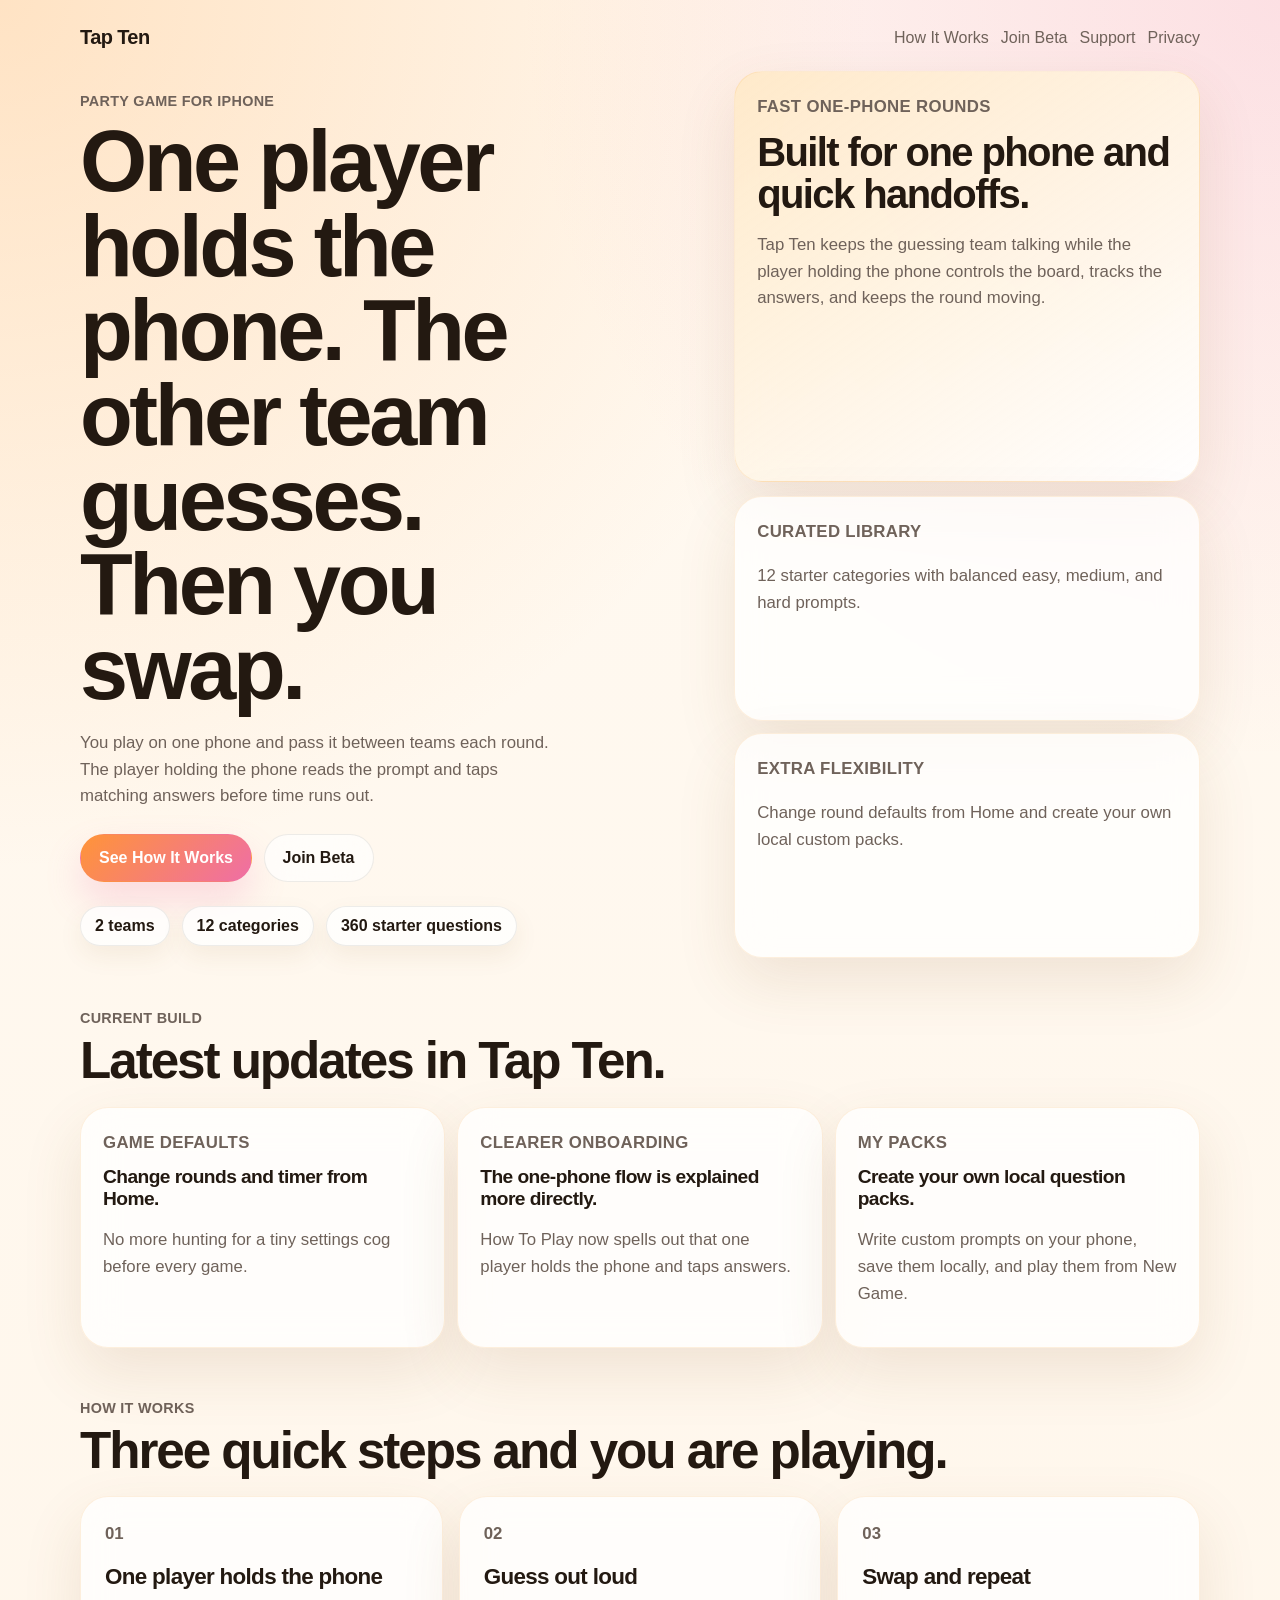
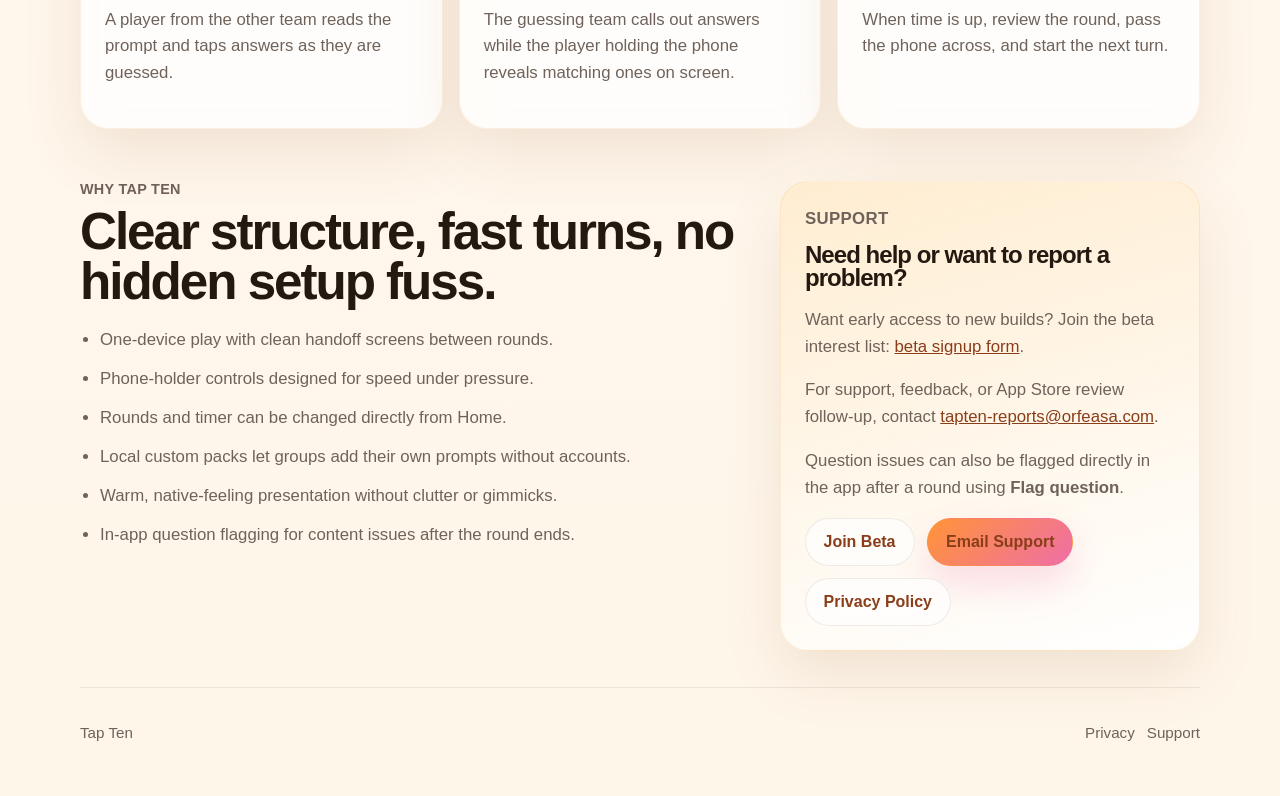
<file: website/index.html>
<!DOCTYPE html>
<html lang="en">
<head>
  <meta charset="utf-8">
  <meta name="viewport" content="width=device-width, initial-scale=1">
  <meta name="description" content="Tap Ten is a fast iPhone party game played on one phone. One player holds the phone, the other team guesses, and you swap each round.">
  <meta name="theme-color" content="#fff7ed">
  <title>Tap Ten</title>
  <link rel="stylesheet" href="./styles.css">
</head>
<body>
  <div class="page-shell">
    <header class="site-header">
      <a class="brand" href="./index.html">Tap Ten</a>
      <nav class="site-nav" aria-label="Primary">
        <a href="#how-it-works">How It Works</a>
        <a href="https://forms.gle/JXDdCiuAr5i2D1iy5" target="_blank" rel="noreferrer">Join Beta</a>
        <a href="#support">Support</a>
        <a href="./privacy.html">Privacy</a>
      </nav>
    </header>

    <main>
      <section class="hero">
        <div class="hero-copy">
          <p class="kicker">Party game for iPhone</p>
          <h1>One player holds the phone. The other team guesses. Then you swap.</h1>
          <p class="hero-body">
            You play on one phone and pass it between teams each round. The player holding
            the phone reads the prompt and taps matching answers before time runs out.
          </p>
          <div class="hero-actions">
            <a class="button button-primary" href="#how-it-works">See How It Works</a>
            <a class="button button-secondary" href="https://forms.gle/JXDdCiuAr5i2D1iy5" target="_blank" rel="noreferrer">Join Beta</a>
          </div>
          <ul class="stat-row" aria-label="Tap Ten highlights">
            <li>2 teams</li>
            <li>12 categories</li>
            <li>360 starter questions</li>
          </ul>
        </div>

        <aside class="hero-panel" aria-label="Game summary">
          <div class="panel-card panel-wash">
            <p class="panel-label">Fast one-phone rounds</p>
            <h2>Built for one phone and quick handoffs.</h2>
            <p>
              Tap Ten keeps the guessing team talking while the player holding the phone
              controls the board, tracks the answers, and keeps the round moving.
            </p>
          </div>

          <div class="panel-grid">
            <article class="panel-card">
              <p class="panel-label">Curated library</p>
              <p>12 starter categories with balanced easy, medium, and hard prompts.</p>
            </article>
            <article class="panel-card">
              <p class="panel-label">Extra flexibility</p>
              <p>Change round defaults from Home and create your own local custom packs.</p>
            </article>
          </div>
        </aside>
      </section>

      <section class="section">
        <div class="section-heading">
          <p class="section-kicker">Current Build</p>
          <h2>Latest updates in Tap Ten.</h2>
        </div>
        <div class="panel-grid panel-grid-three">
          <article class="panel-card">
            <p class="panel-label">Game defaults</p>
            <h3>Change rounds and timer from Home.</h3>
            <p>No more hunting for a tiny settings cog before every game.</p>
          </article>
          <article class="panel-card">
            <p class="panel-label">Clearer onboarding</p>
            <h3>The one-phone flow is explained more directly.</h3>
            <p>How To Play now spells out that one player holds the phone and taps answers.</p>
          </article>
          <article class="panel-card">
            <p class="panel-label">My Packs</p>
            <h3>Create your own local question packs.</h3>
            <p>Write custom prompts on your phone, save them locally, and play them from New Game.</p>
          </article>
        </div>
      </section>

      <section class="section" id="how-it-works">
        <div class="section-heading">
          <p class="section-kicker">How it works</p>
          <h2>Three quick steps and you are playing.</h2>
        </div>
        <div class="steps">
          <article class="step-card">
            <p class="step-index">01</p>
            <h3>One player holds the phone</h3>
            <p>A player from the other team reads the prompt and taps answers as they are guessed.</p>
          </article>
          <article class="step-card">
            <p class="step-index">02</p>
            <h3>Guess out loud</h3>
            <p>The guessing team calls out answers while the player holding the phone reveals matching ones on screen.</p>
          </article>
          <article class="step-card">
            <p class="step-index">03</p>
            <h3>Swap and repeat</h3>
            <p>When time is up, review the round, pass the phone across, and start the next turn.</p>
          </article>
        </div>
      </section>

      <section class="section section-split">
        <div>
          <div class="section-heading">
            <p class="section-kicker">Why Tap Ten</p>
            <h2>Clear structure, fast turns, no hidden setup fuss.</h2>
          </div>
          <ul class="feature-list">
            <li>One-device play with clean handoff screens between rounds.</li>
            <li>Phone-holder controls designed for speed under pressure.</li>
            <li>Rounds and timer can be changed directly from Home.</li>
            <li>Local custom packs let groups add their own prompts without accounts.</li>
            <li>Warm, native-feeling presentation without clutter or gimmicks.</li>
            <li>In-app question flagging for content issues after the round ends.</li>
          </ul>
        </div>

        <div class="support-card" id="support">
          <p class="section-kicker">Support</p>
          <h2>Need help or want to report a problem?</h2>
          <p>
            Want early access to new builds? Join the beta interest list:
            <a href="https://forms.gle/JXDdCiuAr5i2D1iy5" target="_blank" rel="noreferrer">beta signup form</a>.
          </p>
          <p>
            For support, feedback, or App Store review follow-up, contact
            <a href="mailto:tapten-reports@orfeasa.com">tapten-reports@orfeasa.com</a>.
          </p>
          <p>
            Question issues can also be flagged directly in the app after a round using
            <strong>Flag question</strong>.
          </p>
          <div class="support-actions">
            <a class="button button-secondary" href="https://forms.gle/JXDdCiuAr5i2D1iy5" target="_blank" rel="noreferrer">Join Beta</a>
            <a class="button button-primary" href="mailto:tapten-reports@orfeasa.com">Email Support</a>
            <a class="button button-secondary" href="./privacy.html">Privacy Policy</a>
          </div>
        </div>
      </section>
    </main>

    <footer class="site-footer">
      <p>Tap Ten</p>
      <div class="footer-links">
        <a href="./privacy.html">Privacy</a>
        <a href="mailto:tapten-reports@orfeasa.com">Support</a>
      </div>
    </footer>
  </div>
</body>
</html>
</file>
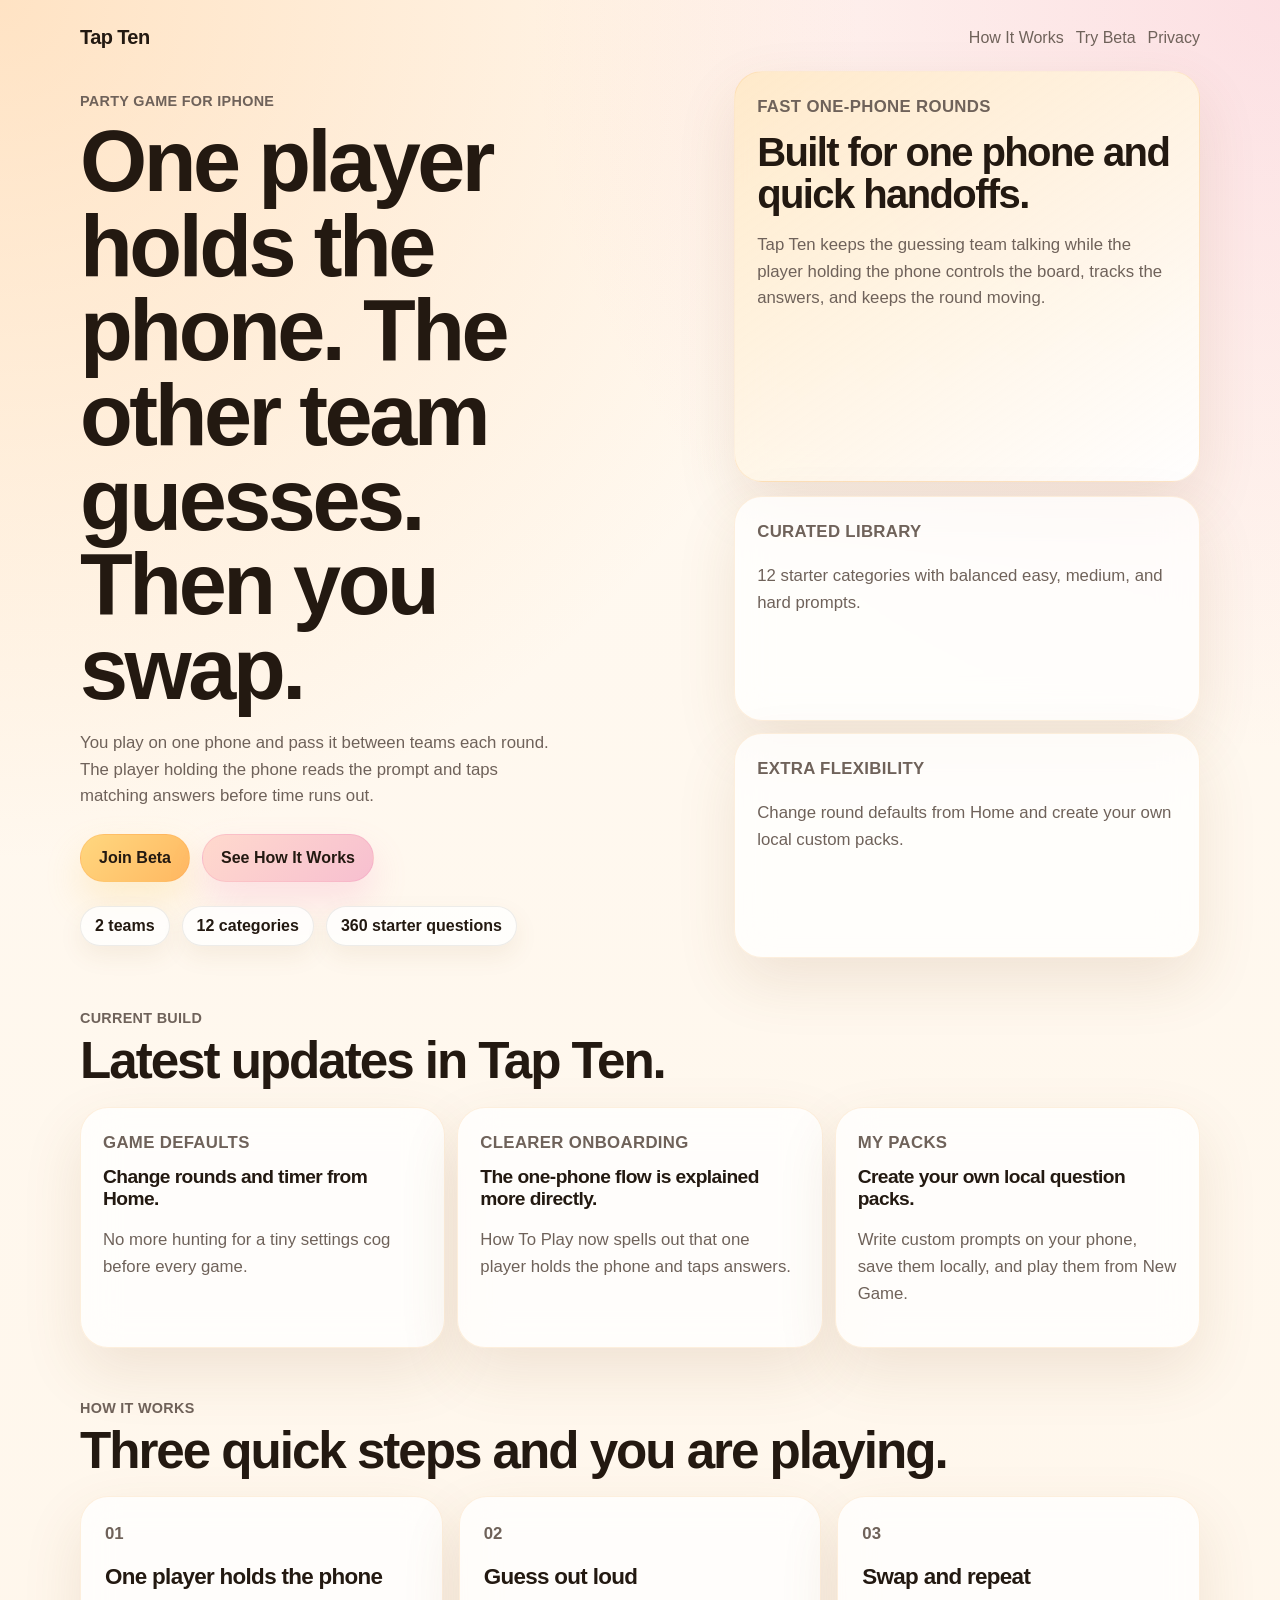
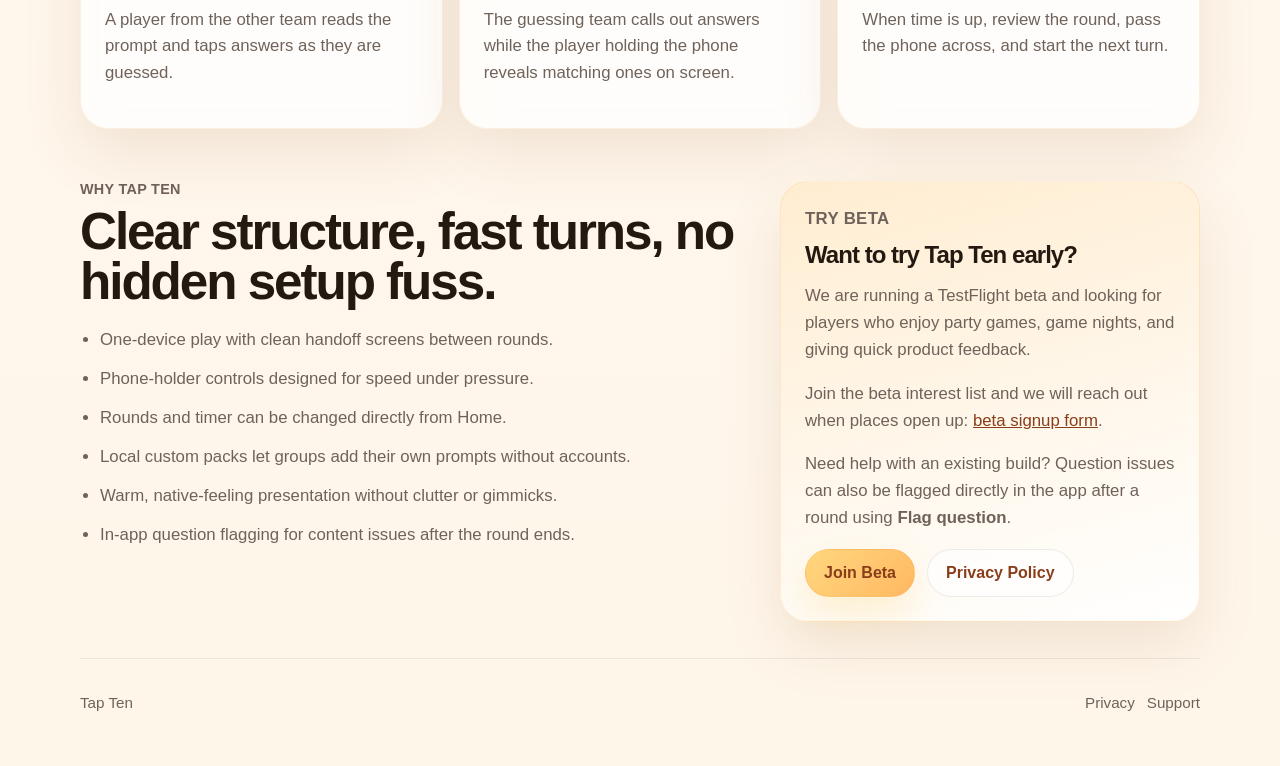
<file: website/public/index.html>
<!DOCTYPE html>
<html lang="en">
<head>
  <meta charset="utf-8">
  <meta name="viewport" content="width=device-width, initial-scale=1">
  <meta name="description" content="Tap Ten is a fast iPhone party game played on one phone. One player holds the phone, the other team guesses, and you swap each round.">
  <meta name="theme-color" content="#fff7ed">
  <title>Tap Ten</title>
  <link rel="icon" type="image/svg+xml" sizes="any" href="./favicon.svg">
  <link rel="shortcut icon" href="./favicon.svg">
  <link rel="stylesheet" href="./styles.css">
</head>
<body>
  <div class="page-shell">
    <header class="site-header">
      <a class="brand" href="./index.html">Tap Ten</a>
      <nav class="site-nav" aria-label="Primary">
        <a href="#how-it-works">How It Works</a>
        <a href="#try-beta">Try Beta</a>
        <a href="./privacy.html">Privacy</a>
      </nav>
    </header>

    <main>
      <section class="hero">
        <div class="hero-copy">
          <p class="kicker">Party game for iPhone</p>
          <h1>One player holds the phone. The other team guesses. Then you swap.</h1>
          <p class="hero-body">
            You play on one phone and pass it between teams each round. The player holding
            the phone reads the prompt and taps matching answers before time runs out.
          </p>
          <div class="hero-actions">
            <a class="button button-join-beta" href="https://forms.gle/JXDdCiuAr5i2D1iy5" target="_blank" rel="noreferrer">Join Beta</a>
            <a class="button button-how-it-works" href="#how-it-works">See How It Works</a>
          </div>
          <ul class="stat-row" aria-label="Tap Ten highlights">
            <li>2 teams</li>
            <li>12 categories</li>
            <li>360 starter questions</li>
          </ul>
        </div>

        <aside class="hero-panel" aria-label="Game summary">
          <div class="panel-card panel-wash">
            <p class="panel-label">Fast one-phone rounds</p>
            <h2>Built for one phone and quick handoffs.</h2>
            <p>
              Tap Ten keeps the guessing team talking while the player holding the phone
              controls the board, tracks the answers, and keeps the round moving.
            </p>
          </div>

          <div class="panel-grid">
            <article class="panel-card">
              <p class="panel-label">Curated library</p>
              <p>12 starter categories with balanced easy, medium, and hard prompts.</p>
            </article>
            <article class="panel-card">
              <p class="panel-label">Extra flexibility</p>
              <p>Change round defaults from Home and create your own local custom packs.</p>
            </article>
          </div>
        </aside>
      </section>

      <section class="section">
        <div class="section-heading">
          <p class="section-kicker">Current Build</p>
          <h2>Latest updates in Tap Ten.</h2>
        </div>
        <div class="panel-grid panel-grid-three">
          <article class="panel-card">
            <p class="panel-label">Game defaults</p>
            <h3>Change rounds and timer from Home.</h3>
            <p>No more hunting for a tiny settings cog before every game.</p>
          </article>
          <article class="panel-card">
            <p class="panel-label">Clearer onboarding</p>
            <h3>The one-phone flow is explained more directly.</h3>
            <p>How To Play now spells out that one player holds the phone and taps answers.</p>
          </article>
          <article class="panel-card">
            <p class="panel-label">My Packs</p>
            <h3>Create your own local question packs.</h3>
            <p>Write custom prompts on your phone, save them locally, and play them from New Game.</p>
          </article>
        </div>
      </section>

      <section class="section" id="how-it-works">
        <div class="section-heading">
          <p class="section-kicker">How it works</p>
          <h2>Three quick steps and you are playing.</h2>
        </div>
        <div class="steps">
          <article class="step-card">
            <p class="step-index">01</p>
            <h3>One player holds the phone</h3>
            <p>A player from the other team reads the prompt and taps answers as they are guessed.</p>
          </article>
          <article class="step-card">
            <p class="step-index">02</p>
            <h3>Guess out loud</h3>
            <p>The guessing team calls out answers while the player holding the phone reveals matching ones on screen.</p>
          </article>
          <article class="step-card">
            <p class="step-index">03</p>
            <h3>Swap and repeat</h3>
            <p>When time is up, review the round, pass the phone across, and start the next turn.</p>
          </article>
        </div>
      </section>

      <section class="section section-split">
        <div>
          <div class="section-heading">
            <p class="section-kicker">Why Tap Ten</p>
            <h2>Clear structure, fast turns, no hidden setup fuss.</h2>
          </div>
          <ul class="feature-list">
            <li>One-device play with clean handoff screens between rounds.</li>
            <li>Phone-holder controls designed for speed under pressure.</li>
            <li>Rounds and timer can be changed directly from Home.</li>
            <li>Local custom packs let groups add their own prompts without accounts.</li>
            <li>Warm, native-feeling presentation without clutter or gimmicks.</li>
            <li>In-app question flagging for content issues after the round ends.</li>
          </ul>
        </div>

        <div class="support-card" id="try-beta">
          <p class="section-kicker">Try Beta</p>
          <h2>Want to try Tap Ten early?</h2>
          <p>
            We are running a TestFlight beta and looking for players who enjoy party games,
            game nights, and giving quick product feedback.
          </p>
          <p>
            Join the beta interest list and we will reach out when places open up:
            <a href="https://forms.gle/JXDdCiuAr5i2D1iy5" target="_blank" rel="noreferrer">beta signup form</a>.
          </p>
          <p>
            Need help with an existing build? Question issues can also be flagged directly in the
            app after a round using <strong>Flag question</strong>.
          </p>
          <div class="support-actions">
            <a class="button button-join-beta" href="https://forms.gle/JXDdCiuAr5i2D1iy5" target="_blank" rel="noreferrer">Join Beta</a>
            <a class="button button-secondary" href="./privacy.html">Privacy Policy</a>
          </div>
        </div>
      </section>
    </main>

    <footer class="site-footer">
      <p>Tap Ten</p>
      <div class="footer-links">
        <a href="./privacy.html">Privacy</a>
        <a href="#try-beta">Support</a>
      </div>
    </footer>
  </div>
</body>
</html>
</file>
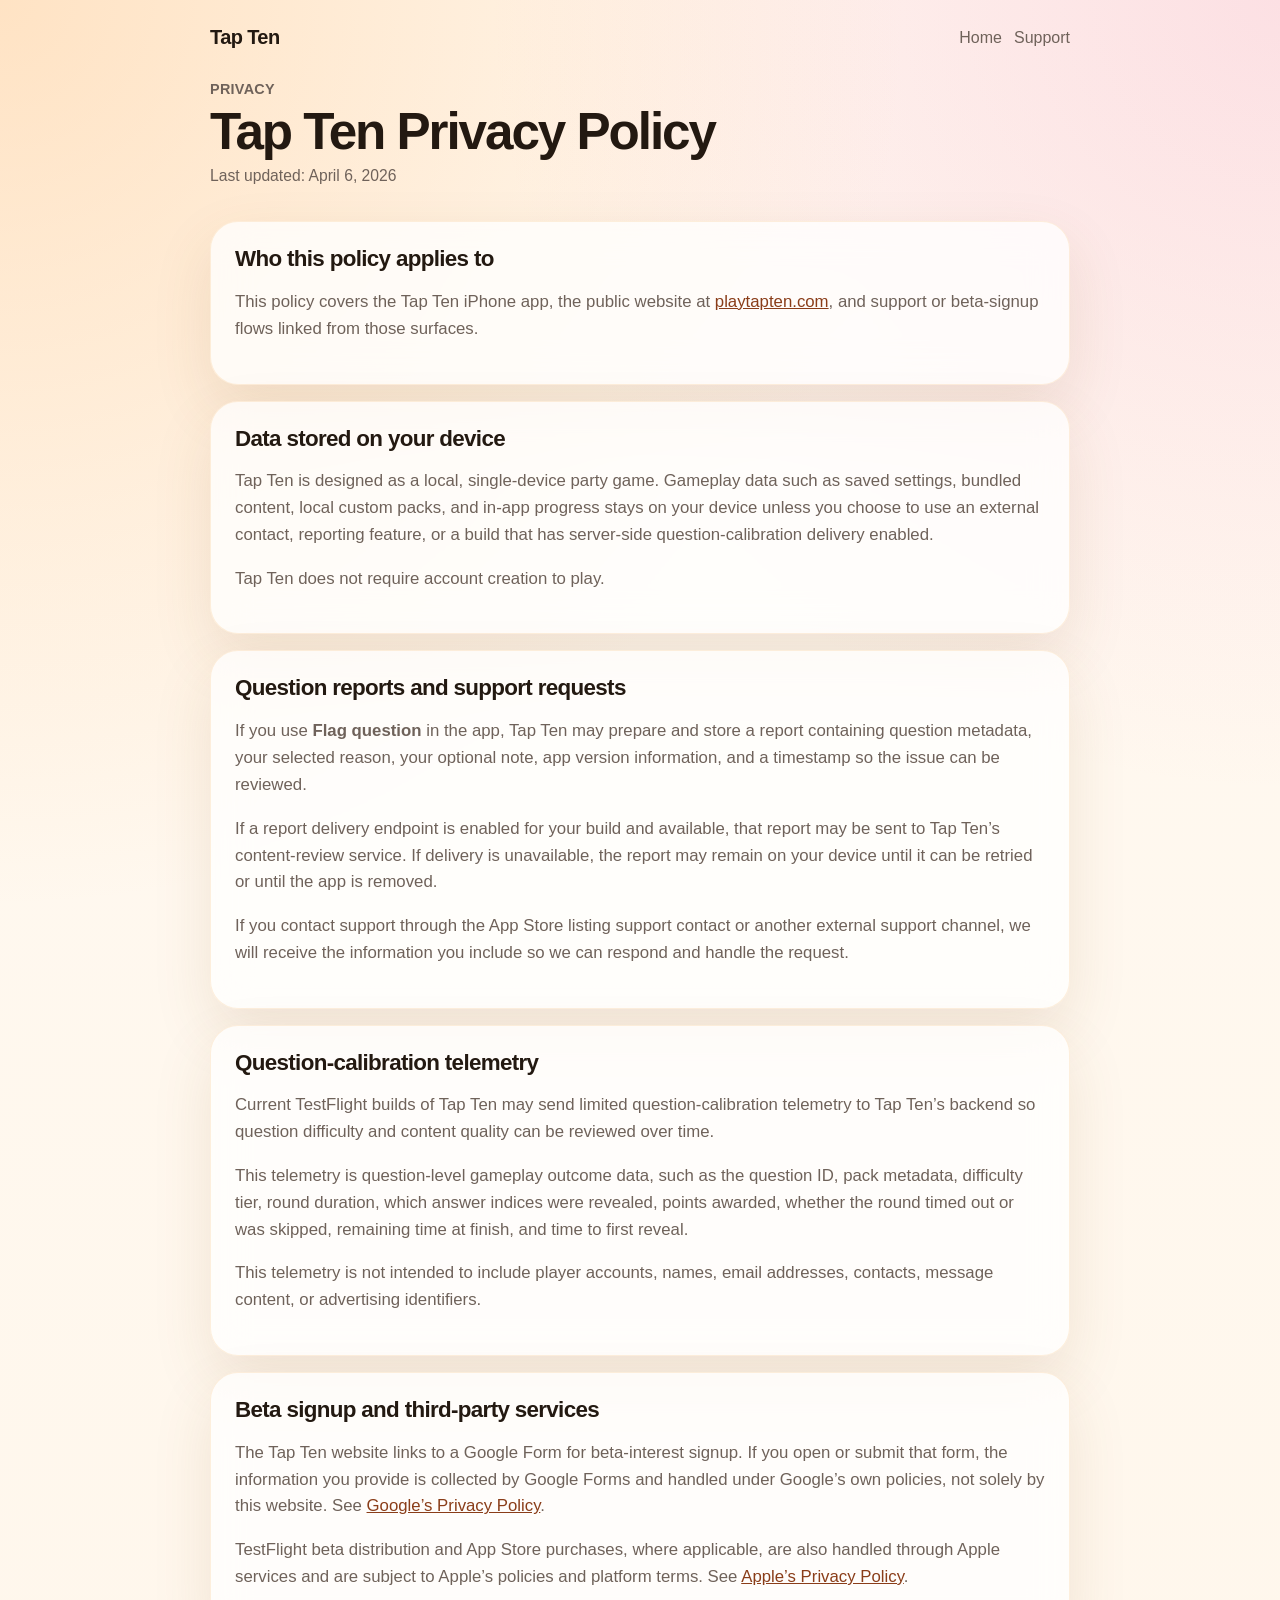
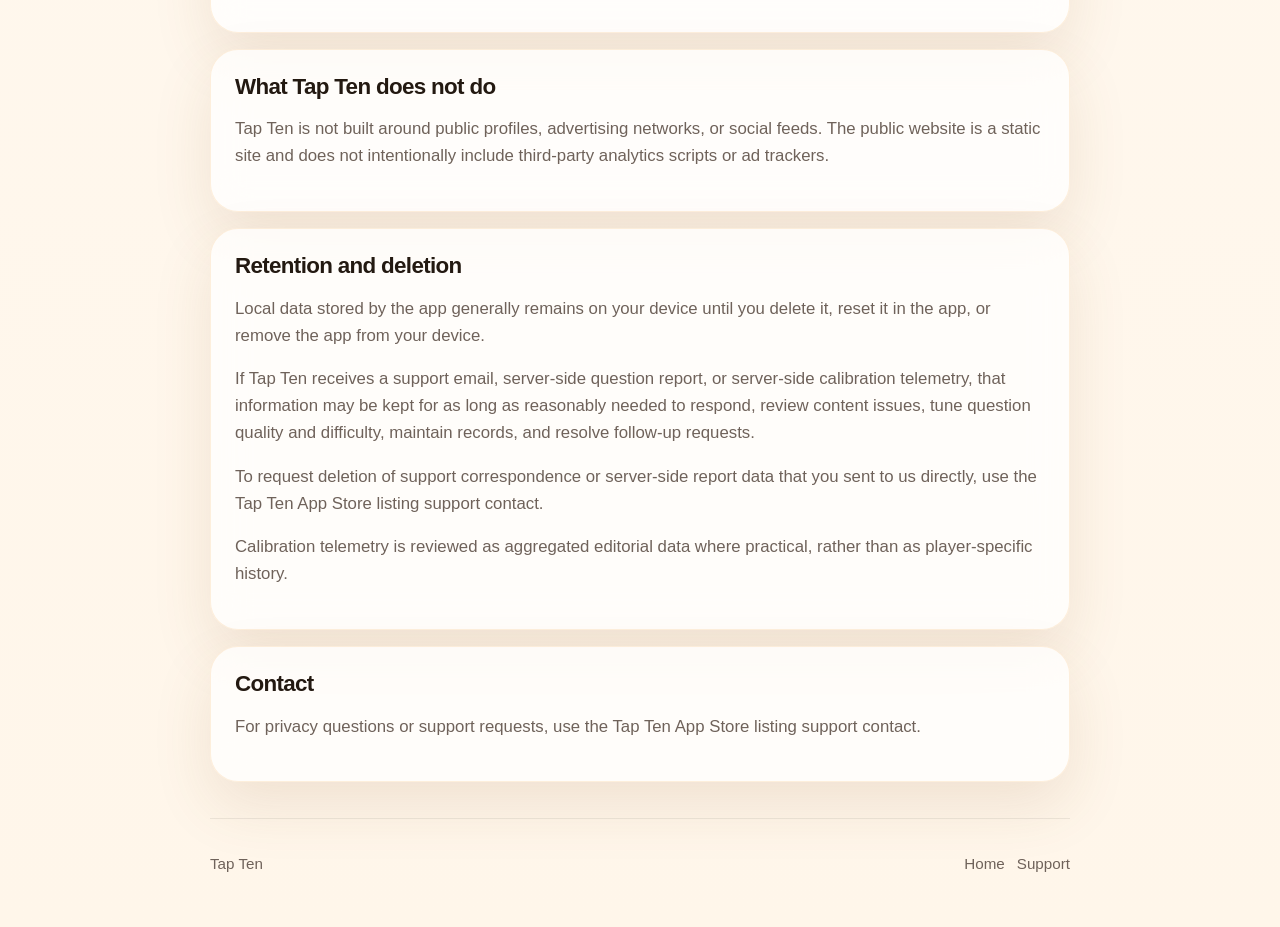
<file: website/public/privacy.html>
<!DOCTYPE html>
<html lang="en">
<head>
  <meta charset="utf-8">
  <meta name="viewport" content="width=device-width, initial-scale=1">
  <meta name="description" content="Privacy Policy for Tap Ten.">
  <meta name="theme-color" content="#fff7ed">
  <title>Tap Ten Privacy Policy</title>
  <link rel="icon" type="image/svg+xml" sizes="any" href="./favicon.svg">
  <link rel="shortcut icon" href="./favicon.svg">
  <link rel="stylesheet" href="./styles.css">
</head>
<body>
  <div class="page-shell page-shell-compact">
    <header class="site-header">
      <a class="brand" href="./index.html">Tap Ten</a>
      <nav class="site-nav" aria-label="Primary">
        <a href="./index.html">Home</a>
        <a href="./index.html#try-beta">Support</a>
      </nav>
    </header>

    <main class="policy">
      <section class="section-heading">
        <p class="section-kicker">Privacy</p>
        <h1>Tap Ten Privacy Policy</h1>
        <p class="policy-effective">Last updated: April 6, 2026</p>
      </section>

      <section class="policy-card">
        <h2>Who this policy applies to</h2>
        <p>
          This policy covers the Tap Ten iPhone app, the public website at
          <a href="https://playtapten.com">playtapten.com</a>, and support or beta-signup
          flows linked from those surfaces.
        </p>
      </section>

      <section class="policy-card">
        <h2>Data stored on your device</h2>
        <p>
          Tap Ten is designed as a local, single-device party game. Gameplay data such as saved
          settings, bundled content, local custom packs, and in-app progress stays on your device
          unless you choose to use an external contact, reporting feature, or a build that has
          server-side question-calibration delivery enabled.
        </p>
        <p>
          Tap Ten does not require account creation to play.
        </p>
      </section>

      <section class="policy-card">
        <h2>Question reports and support requests</h2>
        <p>
          If you use <strong>Flag question</strong> in the app, Tap Ten may prepare and store a
          report containing question metadata, your selected reason, your optional note, app
          version information, and a timestamp so the issue can be reviewed.
        </p>
        <p>
          If a report delivery endpoint is enabled for your build and available, that report may
          be sent to Tap Ten’s content-review service. If delivery is unavailable, the report may
          remain on your device until it can be retried or until the app is removed.
        </p>
        <p>
          If you contact support through the App Store listing support contact or another
          external support channel, we will receive the information you include so we can
          respond and handle the request.
        </p>
      </section>

      <section class="policy-card">
        <h2>Question-calibration telemetry</h2>
        <p>
          Current TestFlight builds of Tap Ten may send limited question-calibration telemetry to
          Tap Ten’s backend so question difficulty and content quality can be reviewed over time.
        </p>
        <p>
          This telemetry is question-level gameplay outcome data, such as the question ID, pack
          metadata, difficulty tier, round duration, which answer indices were revealed, points
          awarded, whether the round timed out or was skipped, remaining time at finish, and time
          to first reveal.
        </p>
        <p>
          This telemetry is not intended to include player accounts, names, email addresses,
          contacts, message content, or advertising identifiers.
        </p>
      </section>

      <section class="policy-card">
        <h2>Beta signup and third-party services</h2>
        <p>
          The Tap Ten website links to a Google Form for beta-interest signup. If you open or
          submit that form, the information you provide is collected by Google Forms and handled
          under Google’s own policies, not solely by this website. See
          <a href="https://policies.google.com/privacy" target="_blank" rel="noreferrer">Google’s Privacy Policy</a>.
        </p>
        <p>
          TestFlight beta distribution and App Store purchases, where applicable, are also handled
          through Apple services and are subject to Apple’s policies and platform terms. See
          <a href="https://www.apple.com/legal/privacy/" target="_blank" rel="noreferrer">Apple’s Privacy Policy</a>.
        </p>
      </section>

      <section class="policy-card">
        <h2>What Tap Ten does not do</h2>
        <p>
          Tap Ten is not built around public profiles, advertising networks, or social feeds.
          The public website is a static site and does not intentionally include third-party
          analytics scripts or ad trackers.
        </p>
      </section>

      <section class="policy-card">
        <h2>Retention and deletion</h2>
        <p>
          Local data stored by the app generally remains on your device until you delete it, reset
          it in the app, or remove the app from your device.
        </p>
        <p>
          If Tap Ten receives a support email, server-side question report, or server-side
          calibration telemetry, that information may be kept for as long as reasonably needed to
          respond, review content issues, tune question quality and difficulty, maintain records,
          and resolve follow-up requests.
        </p>
        <p>
          To request deletion of support correspondence or server-side report data that you sent to
          us directly, use the Tap Ten App Store listing support contact.
        </p>
        <p>
          Calibration telemetry is reviewed as aggregated editorial data where practical, rather
          than as player-specific history.
        </p>
      </section>

      <section class="policy-card">
        <h2>Contact</h2>
        <p>
          For privacy questions or support requests, use the Tap Ten App Store listing
          support contact.
        </p>
      </section>
    </main>

    <footer class="site-footer">
      <p>Tap Ten</p>
      <div class="footer-links">
        <a href="./index.html">Home</a>
        <a href="./index.html#try-beta">Support</a>
      </div>
    </footer>
  </div>
</body>
</html>
</file>
<file: website/styles.css>
:root {
  color-scheme: light;
  --bg: #fff8ef;
  --bg-strong: #fff2dc;
  --surface: rgba(255, 255, 255, 0.76);
  --surface-strong: rgba(255, 255, 255, 0.92);
  --border: rgba(242, 172, 82, 0.18);
  --text: #231911;
  --muted: #6f625a;
  --orange: #ff9438;
  --pink: #ef6ea6;
  --gold: #f4c44f;
  --shadow: 0 24px 60px rgba(129, 84, 37, 0.12);
  --radius-xl: 28px;
  --radius-lg: 20px;
  --radius-md: 14px;
}

* {
  box-sizing: border-box;
}

html {
  scroll-behavior: smooth;
}

body {
  margin: 0;
  min-height: 100vh;
  font-family: "Avenir Next", "Helvetica Neue", "Segoe UI", sans-serif;
  color: var(--text);
  background:
    radial-gradient(circle at top left, rgba(255, 191, 123, 0.38), transparent 32%),
    radial-gradient(circle at top right, rgba(239, 110, 166, 0.18), transparent 28%),
    linear-gradient(180deg, #fff9f1 0%, #fff6ea 100%);
}

a {
  color: inherit;
}

a:focus-visible,
button:focus-visible {
  outline: 3px solid rgba(239, 110, 166, 0.45);
  outline-offset: 3px;
}

.page-shell {
  width: min(1120px, calc(100% - 32px));
  margin: 0 auto;
  padding: 20px 0 32px;
}

.page-shell-compact {
  width: min(860px, calc(100% - 32px));
}

.site-header,
.site-footer {
  display: flex;
  align-items: center;
  justify-content: space-between;
  gap: 16px;
}

.site-header {
  padding: 6px 0 22px;
}

.site-footer {
  margin-top: 36px;
  padding: 20px 0 8px;
  border-top: 1px solid rgba(35, 25, 17, 0.08);
  color: var(--muted);
  font-size: 0.95rem;
}

.brand {
  font-size: 1.25rem;
  font-weight: 800;
  text-decoration: none;
  letter-spacing: -0.03em;
}

.site-nav,
.footer-links,
.hero-actions,
.support-actions,
.stat-row,
.panel-grid {
  display: flex;
  gap: 12px;
  flex-wrap: wrap;
}

.site-nav a,
.footer-links a {
  text-decoration: none;
  color: var(--muted);
}

.site-nav a:hover,
.footer-links a:hover,
.site-nav a:focus-visible,
.footer-links a:focus-visible {
  color: var(--text);
}

.hero {
  display: grid;
  grid-template-columns: minmax(0, 1.15fr) minmax(320px, 0.85fr);
  gap: 24px;
  align-items: stretch;
}

.hero-copy,
.hero-panel,
.support-card,
.policy-card {
  position: relative;
}

.hero-copy {
  padding: 22px 6px 12px 0;
}

.kicker,
.section-kicker,
.panel-label {
  margin: 0 0 10px;
  font-size: 0.9rem;
  font-weight: 700;
  letter-spacing: 0.02em;
  text-transform: uppercase;
  color: var(--muted);
}

.hero h1,
.section-heading h1,
.section-heading h2,
.support-card h2 {
  margin: 0;
  letter-spacing: -0.04em;
  line-height: 0.98;
}

.hero h1 {
  font-size: clamp(3rem, 7vw, 5.4rem);
  max-width: 10ch;
}

.hero-body,
.panel-card p,
.step-card p,
.feature-list,
.support-card p,
.policy-card p {
  font-size: 1.05rem;
  line-height: 1.6;
  color: var(--muted);
}

.hero-body {
  max-width: 30rem;
  margin: 18px 0 24px;
}

.button {
  display: inline-flex;
  align-items: center;
  justify-content: center;
  min-height: 48px;
  padding: 0 18px;
  border-radius: 999px;
  border: 1px solid transparent;
  font-weight: 700;
  text-decoration: none;
  transition: transform 160ms ease, box-shadow 160ms ease, border-color 160ms ease;
}

.button:hover,
.button:focus-visible {
  transform: translateY(-1px);
}

.button-primary {
  color: white;
  background: linear-gradient(135deg, var(--orange), var(--pink));
  box-shadow: 0 18px 36px rgba(239, 110, 166, 0.22);
}

.button-secondary {
  color: var(--text);
  background: rgba(255, 255, 255, 0.66);
  border-color: rgba(35, 25, 17, 0.08);
  backdrop-filter: blur(18px);
  -webkit-backdrop-filter: blur(18px);
}

.stat-row {
  list-style: none;
  padding: 0;
  margin: 24px 0 0;
}

.stat-row li {
  padding: 10px 14px;
  border-radius: 999px;
  background: rgba(255, 255, 255, 0.78);
  border: 1px solid rgba(35, 25, 17, 0.08);
  box-shadow: 0 10px 24px rgba(129, 84, 37, 0.08);
  font-weight: 700;
}

.hero-panel {
  display: grid;
  gap: 14px;
}

.panel-card,
.step-card,
.support-card,
.policy-card {
  background: var(--surface);
  border: 1px solid var(--border);
  border-radius: var(--radius-xl);
  box-shadow: var(--shadow);
  backdrop-filter: blur(18px);
  -webkit-backdrop-filter: blur(18px);
}

.panel-card {
  padding: 22px;
}

.panel-card h2 {
  margin: 0;
  font-size: clamp(1.8rem, 3.2vw, 2.5rem);
  line-height: 1.05;
  letter-spacing: -0.04em;
}

.panel-card h3 {
  margin: 0;
  font-size: 1.2rem;
  line-height: 1.15;
  letter-spacing: -0.03em;
}

.panel-wash {
  background:
    linear-gradient(145deg, rgba(255, 211, 142, 0.44), rgba(255, 255, 255, 0.72)),
    var(--surface);
}

.section {
  margin-top: 52px;
}

.panel-grid-three .panel-card {
  flex: 1 1 240px;
}

.section-heading {
  margin-bottom: 20px;
}

.section-heading h1,
.section-heading h2 {
  font-size: clamp(2rem, 4.2vw, 3.2rem);
}

.steps {
  display: grid;
  grid-template-columns: repeat(3, minmax(0, 1fr));
  gap: 16px;
}

.step-card,
.support-card,
.policy-card {
  padding: 24px;
}

.step-index {
  margin: 0 0 16px;
  font-size: 0.95rem;
  font-weight: 800;
  color: var(--orange);
}

.step-card h3,
.policy-card h2 {
  margin: 0 0 8px;
  font-size: 1.4rem;
  letter-spacing: -0.03em;
}

.section-split {
  display: grid;
  grid-template-columns: minmax(0, 1fr) minmax(320px, 420px);
  gap: 22px;
  align-items: start;
}

.feature-list {
  margin: 0;
  padding-left: 20px;
}

.feature-list li + li {
  margin-top: 12px;
}

.support-card {
  background:
    linear-gradient(165deg, rgba(255, 233, 199, 0.82), rgba(255, 255, 255, 0.92)),
    var(--surface-strong);
}

.support-card a,
.policy-card a {
  color: #8a3d19;
}

.policy {
  display: grid;
  gap: 16px;
  margin-top: 10px;
}

@media (max-width: 860px) {
  .hero,
  .section-split,
  .steps {
    grid-template-columns: 1fr;
  }

  .hero-copy {
    padding-right: 0;
  }
}

@media (max-width: 640px) {
  .page-shell,
  .page-shell-compact {
    width: min(100% - 24px, 1120px);
  }

  .site-header,
  .site-footer {
    align-items: flex-start;
    flex-direction: column;
  }

  .hero h1 {
    font-size: clamp(2.5rem, 12vw, 4.1rem);
  }

  .panel-card,
  .step-card,
  .support-card,
  .policy-card {
    border-radius: 22px;
  }
}

@media (prefers-color-scheme: dark) {
  :root {
    color-scheme: dark;
    --bg: #19110d;
    --bg-strong: #211712;
    --surface: rgba(39, 28, 23, 0.76);
    --surface-strong: rgba(46, 32, 26, 0.88);
    --border: rgba(255, 173, 88, 0.16);
    --text: #fff4ea;
    --muted: #dbc7ba;
    --shadow: 0 24px 60px rgba(0, 0, 0, 0.28);
  }

  body {
    background:
      radial-gradient(circle at top left, rgba(255, 155, 72, 0.18), transparent 32%),
      radial-gradient(circle at top right, rgba(239, 110, 166, 0.16), transparent 28%),
      linear-gradient(180deg, #1f1511 0%, #17100c 100%);
  }

  .button-secondary,
  .stat-row li {
    background: rgba(56, 41, 34, 0.72);
    border-color: rgba(255, 244, 234, 0.08);
  }

  .site-footer {
    border-top-color: rgba(255, 244, 234, 0.08);
  }

  .support-card a,
  .policy-card a {
    color: #ffbc82;
  }
}
</file>
<file: website/public/styles.css>
:root {
  color-scheme: light;
  --bg: #fff8ef;
  --bg-strong: #fff2dc;
  --surface: rgba(255, 255, 255, 0.76);
  --surface-strong: rgba(255, 255, 255, 0.92);
  --border: rgba(242, 172, 82, 0.18);
  --text: #231911;
  --muted: #6f625a;
  --orange: #ff9438;
  --pink: #ef6ea6;
  --gold: #f4c44f;
  --shadow: 0 24px 60px rgba(129, 84, 37, 0.12);
  --radius-xl: 28px;
  --radius-lg: 20px;
  --radius-md: 14px;
}

* {
  box-sizing: border-box;
}

html {
  scroll-behavior: smooth;
}

body {
  margin: 0;
  min-height: 100vh;
  font-family: "Avenir Next", "Helvetica Neue", "Segoe UI", sans-serif;
  color: var(--text);
  background:
    radial-gradient(circle at top left, rgba(255, 191, 123, 0.38), transparent 32%),
    radial-gradient(circle at top right, rgba(239, 110, 166, 0.18), transparent 28%),
    linear-gradient(180deg, #fff9f1 0%, #fff6ea 100%);
}

a {
  color: inherit;
}

a:focus-visible,
button:focus-visible {
  outline: 3px solid rgba(239, 110, 166, 0.45);
  outline-offset: 3px;
}

.page-shell {
  width: min(1120px, calc(100% - 32px));
  margin: 0 auto;
  padding: 20px 0 32px;
}

.page-shell-compact {
  width: min(860px, calc(100% - 32px));
}

.site-header,
.site-footer {
  display: flex;
  align-items: center;
  justify-content: space-between;
  gap: 16px;
}

.site-header {
  padding: 6px 0 22px;
}

.site-footer {
  margin-top: 36px;
  padding: 20px 0 8px;
  border-top: 1px solid rgba(35, 25, 17, 0.08);
  color: var(--muted);
  font-size: 0.95rem;
}

.brand {
  font-size: 1.25rem;
  font-weight: 800;
  text-decoration: none;
  letter-spacing: -0.03em;
}

.site-nav,
.footer-links,
.hero-actions,
.support-actions,
.stat-row,
.panel-grid {
  display: flex;
  gap: 12px;
  flex-wrap: wrap;
}

.site-nav a,
.footer-links a {
  text-decoration: none;
  color: var(--muted);
}

.site-nav a:hover,
.footer-links a:hover,
.site-nav a:focus-visible,
.footer-links a:focus-visible {
  color: var(--text);
}

.hero {
  display: grid;
  grid-template-columns: minmax(0, 1.15fr) minmax(320px, 0.85fr);
  gap: 24px;
  align-items: stretch;
}

.hero-copy,
.hero-panel,
.support-card,
.policy-card {
  position: relative;
}

.hero-copy {
  padding: 22px 6px 12px 0;
}

.kicker,
.section-kicker,
.panel-label {
  margin: 0 0 10px;
  font-size: 0.9rem;
  font-weight: 700;
  letter-spacing: 0.02em;
  text-transform: uppercase;
  color: var(--muted);
}

.hero h1,
.section-heading h1,
.section-heading h2,
.support-card h2 {
  margin: 0;
  letter-spacing: -0.04em;
  line-height: 0.98;
}

.hero h1 {
  font-size: clamp(3rem, 7vw, 5.4rem);
  max-width: 10ch;
}

.hero-body,
.panel-card p,
.step-card p,
.feature-list,
.support-card p,
.policy-card p {
  font-size: 1.05rem;
  line-height: 1.6;
  color: var(--muted);
}

.hero-body {
  max-width: 30rem;
  margin: 18px 0 24px;
}

.button {
  display: inline-flex;
  align-items: center;
  justify-content: center;
  min-height: 48px;
  padding: 0 18px;
  border-radius: 999px;
  border: 1px solid transparent;
  font-weight: 700;
  text-decoration: none;
  transition: transform 160ms ease, box-shadow 160ms ease, border-color 160ms ease;
}

.button:hover,
.button:focus-visible {
  transform: translateY(-1px);
}

.button-primary {
  color: white;
  background: linear-gradient(135deg, var(--orange), var(--pink));
  box-shadow: 0 18px 36px rgba(239, 110, 166, 0.22);
}

.button-join-beta {
  color: var(--text);
  background: linear-gradient(135deg, #ffd77f, #ffb861);
  border-color: rgba(255, 148, 56, 0.18);
  box-shadow: 0 18px 36px rgba(244, 196, 79, 0.22);
}

.button-how-it-works {
  color: var(--text);
  background: linear-gradient(135deg, #ffd9cd, #f7bfd0);
  border-color: rgba(239, 110, 166, 0.18);
  box-shadow: 0 18px 36px rgba(239, 110, 166, 0.18);
}

.button-secondary {
  color: var(--text);
  background: rgba(255, 255, 255, 0.66);
  border-color: rgba(35, 25, 17, 0.08);
  backdrop-filter: blur(18px);
  -webkit-backdrop-filter: blur(18px);
}

.stat-row {
  list-style: none;
  padding: 0;
  margin: 24px 0 0;
}

.stat-row li {
  padding: 10px 14px;
  border-radius: 999px;
  background: rgba(255, 255, 255, 0.78);
  border: 1px solid rgba(35, 25, 17, 0.08);
  box-shadow: 0 10px 24px rgba(129, 84, 37, 0.08);
  font-weight: 700;
}

.hero-panel {
  display: grid;
  gap: 14px;
}

.panel-card,
.step-card,
.support-card,
.policy-card {
  background: var(--surface);
  border: 1px solid var(--border);
  border-radius: var(--radius-xl);
  box-shadow: var(--shadow);
  backdrop-filter: blur(18px);
  -webkit-backdrop-filter: blur(18px);
}

.panel-card {
  padding: 22px;
}

.panel-card h2 {
  margin: 0;
  font-size: clamp(1.8rem, 3.2vw, 2.5rem);
  line-height: 1.05;
  letter-spacing: -0.04em;
}

.panel-card h3 {
  margin: 0;
  font-size: 1.2rem;
  line-height: 1.15;
  letter-spacing: -0.03em;
}

.panel-wash {
  background:
    linear-gradient(145deg, rgba(255, 211, 142, 0.44), rgba(255, 255, 255, 0.72)),
    var(--surface);
}

.section {
  margin-top: 52px;
}

.panel-grid-three .panel-card {
  flex: 1 1 240px;
}

.section-heading {
  margin-bottom: 20px;
}

.section-heading h1,
.section-heading h2 {
  font-size: clamp(2rem, 4.2vw, 3.2rem);
}

.steps {
  display: grid;
  grid-template-columns: repeat(3, minmax(0, 1fr));
  gap: 16px;
}

.step-card,
.support-card,
.policy-card {
  padding: 24px;
}

.step-index {
  margin: 0 0 16px;
  font-size: 0.95rem;
  font-weight: 800;
  color: var(--orange);
}

.step-card h3,
.policy-card h2 {
  margin: 0 0 8px;
  font-size: 1.4rem;
  letter-spacing: -0.03em;
}

.section-split {
  display: grid;
  grid-template-columns: minmax(0, 1fr) minmax(320px, 420px);
  gap: 22px;
  align-items: start;
}

.feature-list {
  margin: 0;
  padding-left: 20px;
}

.feature-list li + li {
  margin-top: 12px;
}

.support-card {
  background:
    linear-gradient(165deg, rgba(255, 233, 199, 0.82), rgba(255, 255, 255, 0.92)),
    var(--surface-strong);
}

.support-card a,
.policy-card a {
  color: #8a3d19;
}

.policy {
  display: grid;
  gap: 16px;
  margin-top: 10px;
}

.policy-effective {
  margin: 10px 0 0;
  color: var(--muted);
  font-size: 0.98rem;
}

@media (max-width: 860px) {
  .hero,
  .section-split,
  .steps {
    grid-template-columns: 1fr;
  }

  .hero-copy {
    padding-right: 0;
  }
}

@media (max-width: 640px) {
  .page-shell,
  .page-shell-compact {
    width: min(100% - 24px, 1120px);
  }

  .site-header,
  .site-footer {
    align-items: flex-start;
    flex-direction: column;
  }

  .hero h1 {
    font-size: clamp(2.5rem, 12vw, 4.1rem);
  }

  .panel-card,
  .step-card,
  .support-card,
  .policy-card {
    border-radius: 22px;
  }
}

@media (prefers-color-scheme: dark) {
  :root {
    color-scheme: dark;
    --bg: #19110d;
    --bg-strong: #211712;
    --surface: rgba(39, 28, 23, 0.76);
    --surface-strong: rgba(46, 32, 26, 0.88);
    --border: rgba(255, 173, 88, 0.16);
    --text: #fff4ea;
    --muted: #dbc7ba;
    --shadow: 0 24px 60px rgba(0, 0, 0, 0.28);
  }

  body {
    background:
      radial-gradient(circle at top left, rgba(255, 155, 72, 0.18), transparent 32%),
      radial-gradient(circle at top right, rgba(239, 110, 166, 0.16), transparent 28%),
      linear-gradient(180deg, #1f1511 0%, #17100c 100%);
  }

  .button-secondary,
  .stat-row li {
    background: rgba(56, 41, 34, 0.72);
    border-color: rgba(255, 244, 234, 0.08);
  }

  .button-join-beta {
    color: #231911;
    border-color: rgba(255, 216, 159, 0.16);
    box-shadow: 0 18px 36px rgba(0, 0, 0, 0.24);
  }

  .button-how-it-works {
    color: #231911;
    border-color: rgba(255, 207, 226, 0.16);
    box-shadow: 0 18px 36px rgba(0, 0, 0, 0.24);
  }

  .site-footer {
    border-top-color: rgba(255, 244, 234, 0.08);
  }

  .support-card a,
  .policy-card a {
    color: #ffbc82;
  }
}
</file>
